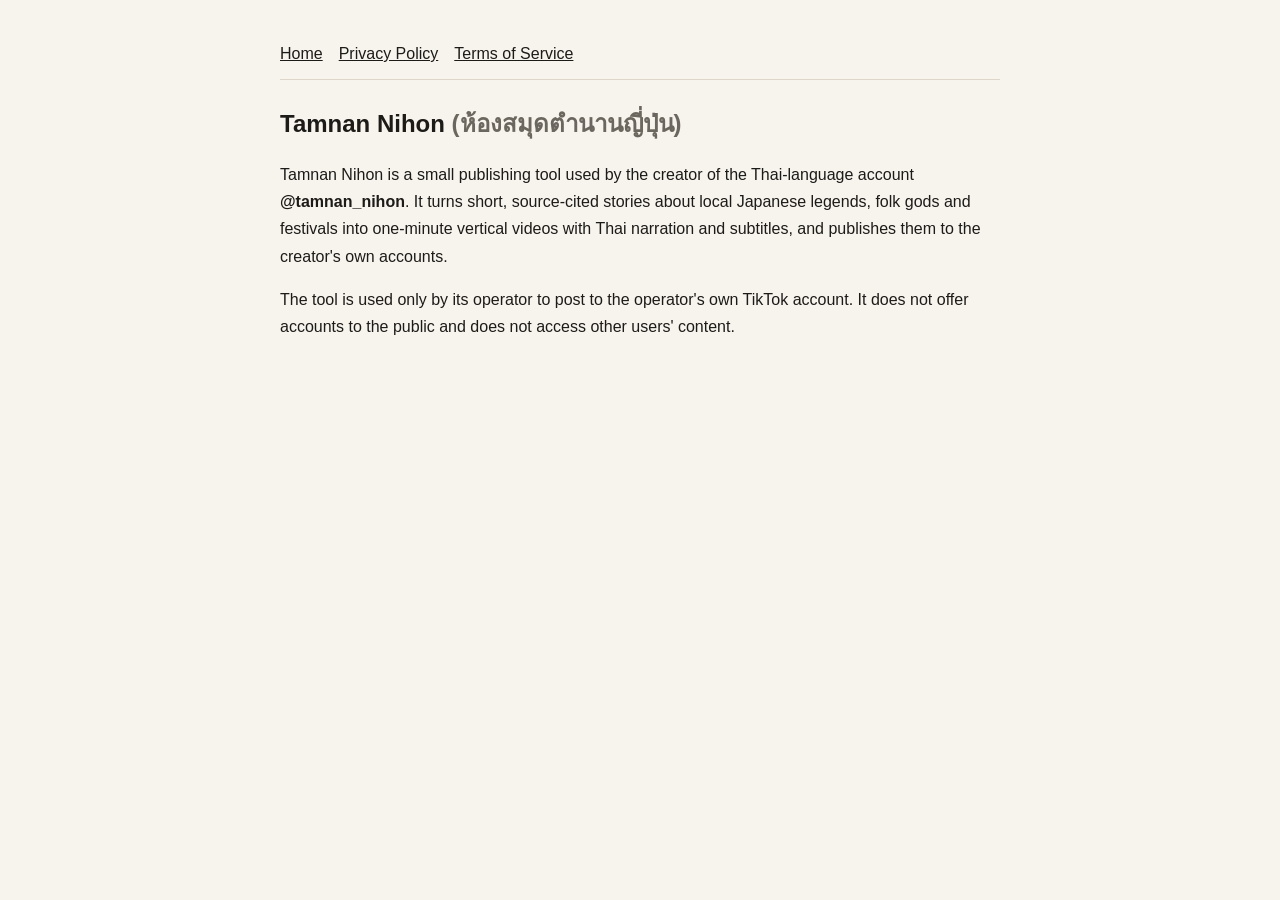
<file: index.html>
<!doctype html><html lang="en"><head><meta charset="utf-8"><meta name="viewport" content="width=device-width,initial-scale=1"><title>Tamnan Nihon</title><link rel="stylesheet" href="style.css"></head><body><main>
<nav><a href="./">Home</a><a href="privacy.html">Privacy Policy</a><a href="terms.html">Terms of Service</a></nav>
<h1>Tamnan Nihon <span class="dim">(ห้องสมุดตำนานญี่ปุ่น)</span></h1>
<p>Tamnan Nihon is a small publishing tool used by the creator of the Thai-language account <b>@tamnan_nihon</b>. It turns short, source-cited stories about local Japanese legends, folk gods and festivals into one-minute vertical videos with Thai narration and subtitles, and publishes them to the creator's own accounts.</p>
<p>The tool is used only by its operator to post to the operator's own TikTok account. It does not offer accounts to the public and does not access other users' content.</p>
</main></body></html>
</file>
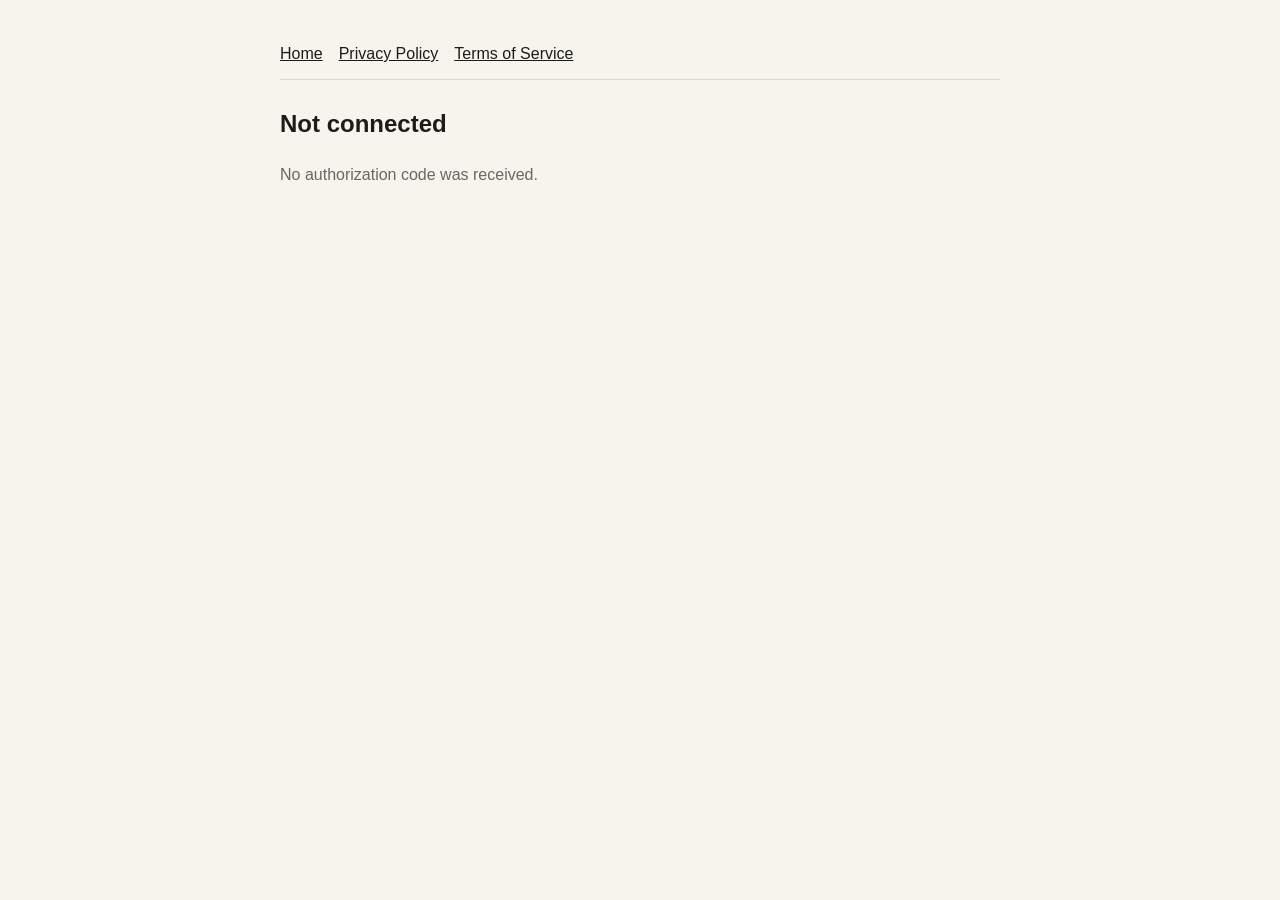
<file: callback.html>
<!doctype html><html lang="en"><head><meta charset="utf-8"><meta name="viewport" content="width=device-width,initial-scale=1"><title>Connected · Tamnan Nihon</title><link rel="stylesheet" href="style.css"></head><body><main>
<nav><a href="./">Home</a><a href="privacy.html">Privacy Policy</a><a href="terms.html">Terms of Service</a></nav>
<h1 id="h">Connecting…</h1>
<p id="msg" class="dim"></p>
<p><code id="code" style="word-break:break-all"></code></p>
<script>
  var q = new URLSearchParams(location.search);
  var code = q.get('code'), err = q.get('error');
  var state = q.get('state') || '';
  if (code && state.indexOf('tamnan-') === 0) {
    // the operator's own tool runs on this computer; hand the one-time code straight to it
    document.getElementById('h').textContent = 'Finishing connection…';
    location.replace('http://localhost:3300/api/tiktok/callback?code=' + encodeURIComponent(code) + '&state=' + encodeURIComponent(state));
  } else if (code) {
    document.getElementById('h').textContent = 'TikTok account connected';
    document.getElementById('msg').textContent = 'Authorization received. The operator copies this one-time code into the Tamnan Nihon tool to finish connecting. It expires in a few minutes.';
    document.getElementById('code').textContent = code;
  } else {
    document.getElementById('h').textContent = 'Not connected';
    document.getElementById('msg').textContent = err ? ('TikTok returned: ' + err) : 'No authorization code was received.';
  }
</script>
</main></body></html>
</file>
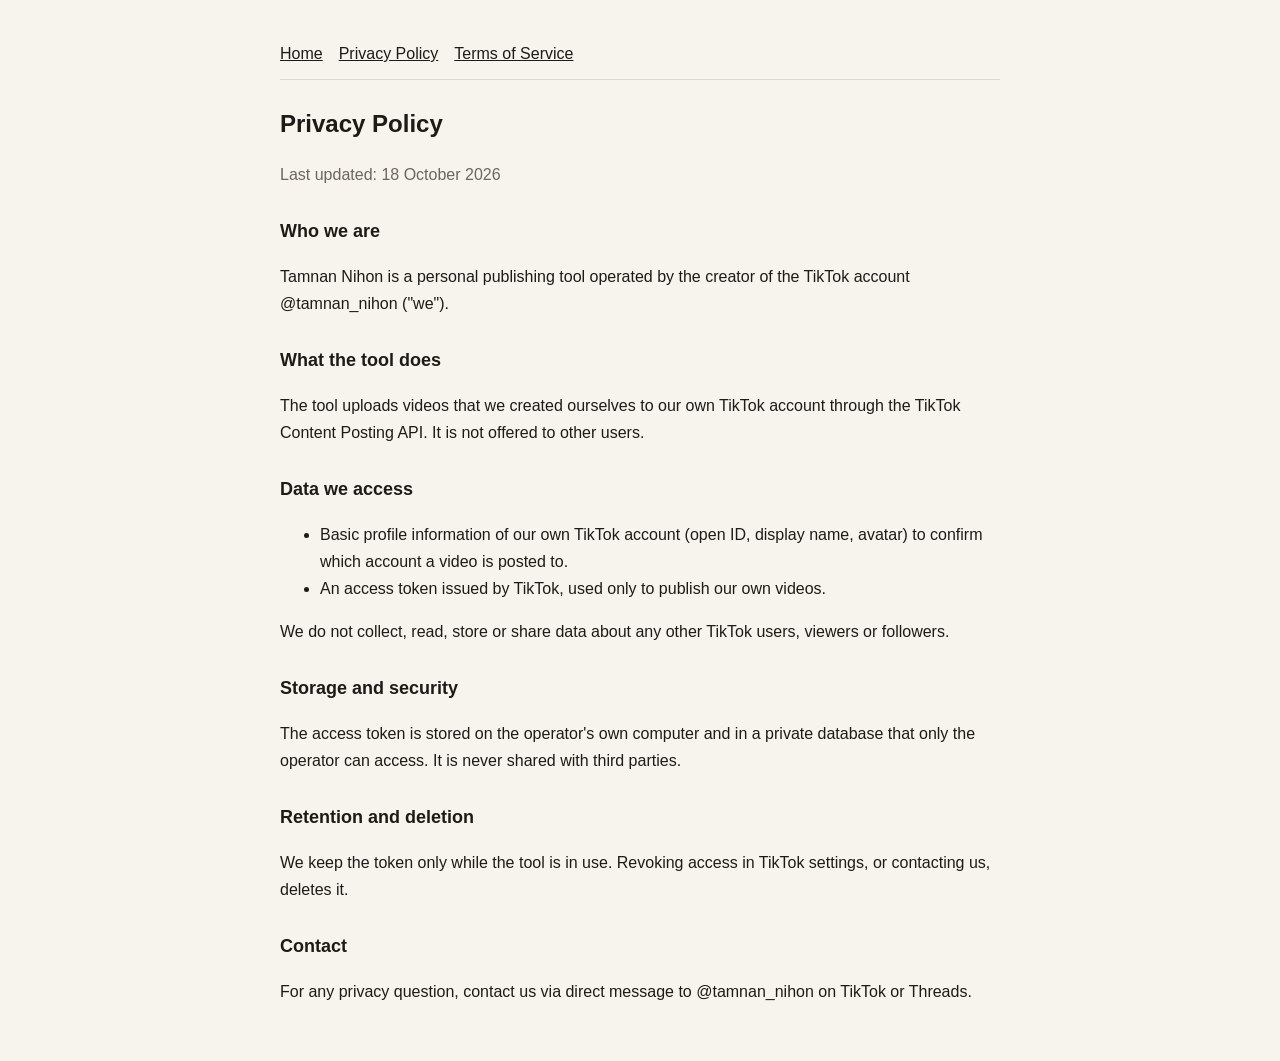
<file: privacy.html>
<!doctype html><html lang="en"><head><meta charset="utf-8"><meta name="viewport" content="width=device-width,initial-scale=1"><title>Privacy Policy · Tamnan Nihon</title><link rel="stylesheet" href="style.css"></head><body><main>
<nav><a href="./">Home</a><a href="privacy.html">Privacy Policy</a><a href="terms.html">Terms of Service</a></nav>
<h1>Privacy Policy</h1><p class="dim">Last updated: 18 October 2026</p>
<h2>Who we are</h2><p>Tamnan Nihon is a personal publishing tool operated by the creator of the TikTok account @tamnan_nihon ("we").</p>
<h2>What the tool does</h2><p>The tool uploads videos that we created ourselves to our own TikTok account through the TikTok Content Posting API. It is not offered to other users.</p>
<h2>Data we access</h2><ul>
<li>Basic profile information of our own TikTok account (open ID, display name, avatar) to confirm which account a video is posted to.</li>
<li>An access token issued by TikTok, used only to publish our own videos.</li></ul>
<p>We do not collect, read, store or share data about any other TikTok users, viewers or followers.</p>
<h2>Storage and security</h2><p>The access token is stored on the operator's own computer and in a private database that only the operator can access. It is never shared with third parties.</p>
<h2>Retention and deletion</h2><p>We keep the token only while the tool is in use. Revoking access in TikTok settings, or contacting us, deletes it.</p>
<h2>Contact</h2><p>For any privacy question, contact us via direct message to @tamnan_nihon on TikTok or Threads.</p>
</main></body></html>
</file>
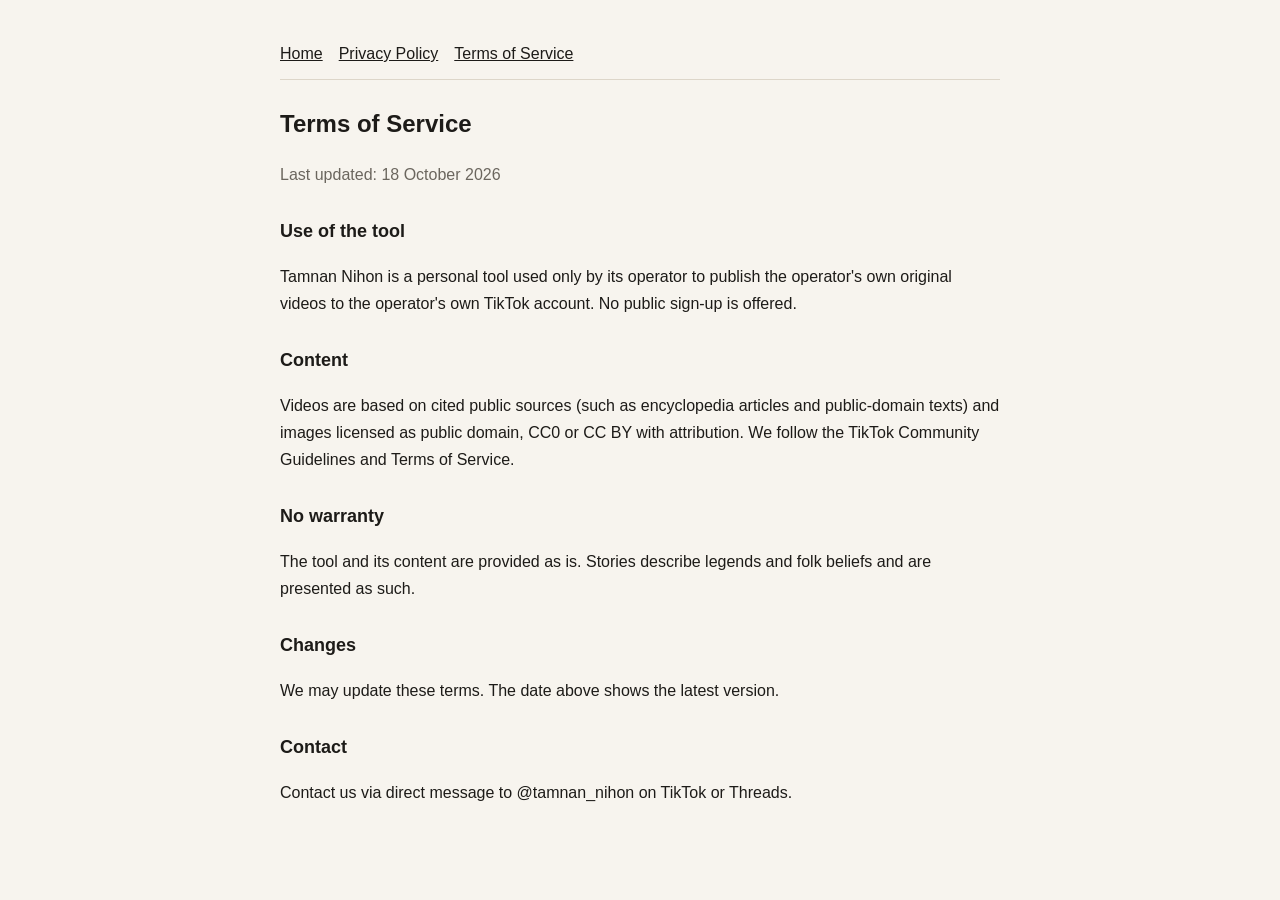
<file: terms.html>
<!doctype html><html lang="en"><head><meta charset="utf-8"><meta name="viewport" content="width=device-width,initial-scale=1"><title>Terms of Service · Tamnan Nihon</title><link rel="stylesheet" href="style.css"></head><body><main>
<nav><a href="./">Home</a><a href="privacy.html">Privacy Policy</a><a href="terms.html">Terms of Service</a></nav>
<h1>Terms of Service</h1><p class="dim">Last updated: 18 October 2026</p>
<h2>Use of the tool</h2><p>Tamnan Nihon is a personal tool used only by its operator to publish the operator's own original videos to the operator's own TikTok account. No public sign-up is offered.</p>
<h2>Content</h2><p>Videos are based on cited public sources (such as encyclopedia articles and public-domain texts) and images licensed as public domain, CC0 or CC BY with attribution. We follow the TikTok Community Guidelines and Terms of Service.</p>
<h2>No warranty</h2><p>The tool and its content are provided as is. Stories describe legends and folk beliefs and are presented as such.</p>
<h2>Changes</h2><p>We may update these terms. The date above shows the latest version.</p>
<h2>Contact</h2><p>Contact us via direct message to @tamnan_nihon on TikTok or Threads.</p>
</main></body></html>
</file>
<file: style.css>
:root{--bg:#f7f4ee;--ink:#1d1b18;--dim:#6b665e;--line:#ddd6c9}
@media (prefers-color-scheme:dark){:root:not([data-theme="light"]){--bg:#161512;--ink:#ece7dd;--dim:#a39d92;--line:#34312b}}
body{margin:0;background:var(--bg);color:var(--ink);font:16px/1.7 -apple-system,"Hiragino Sans","Noto Sans Thai",sans-serif}
main{max-width:720px;margin:0 auto;padding:40px 16px}
h1{font-size:24px;margin:0 0 4px}h2{font-size:18px;margin:28px 0 6px}
p,li{color:var(--ink)}small,.dim{color:var(--dim)}a{color:inherit}
nav{border-bottom:1px solid var(--line);padding-bottom:12px;margin-bottom:24px}nav a{margin-right:16px}
</file>
